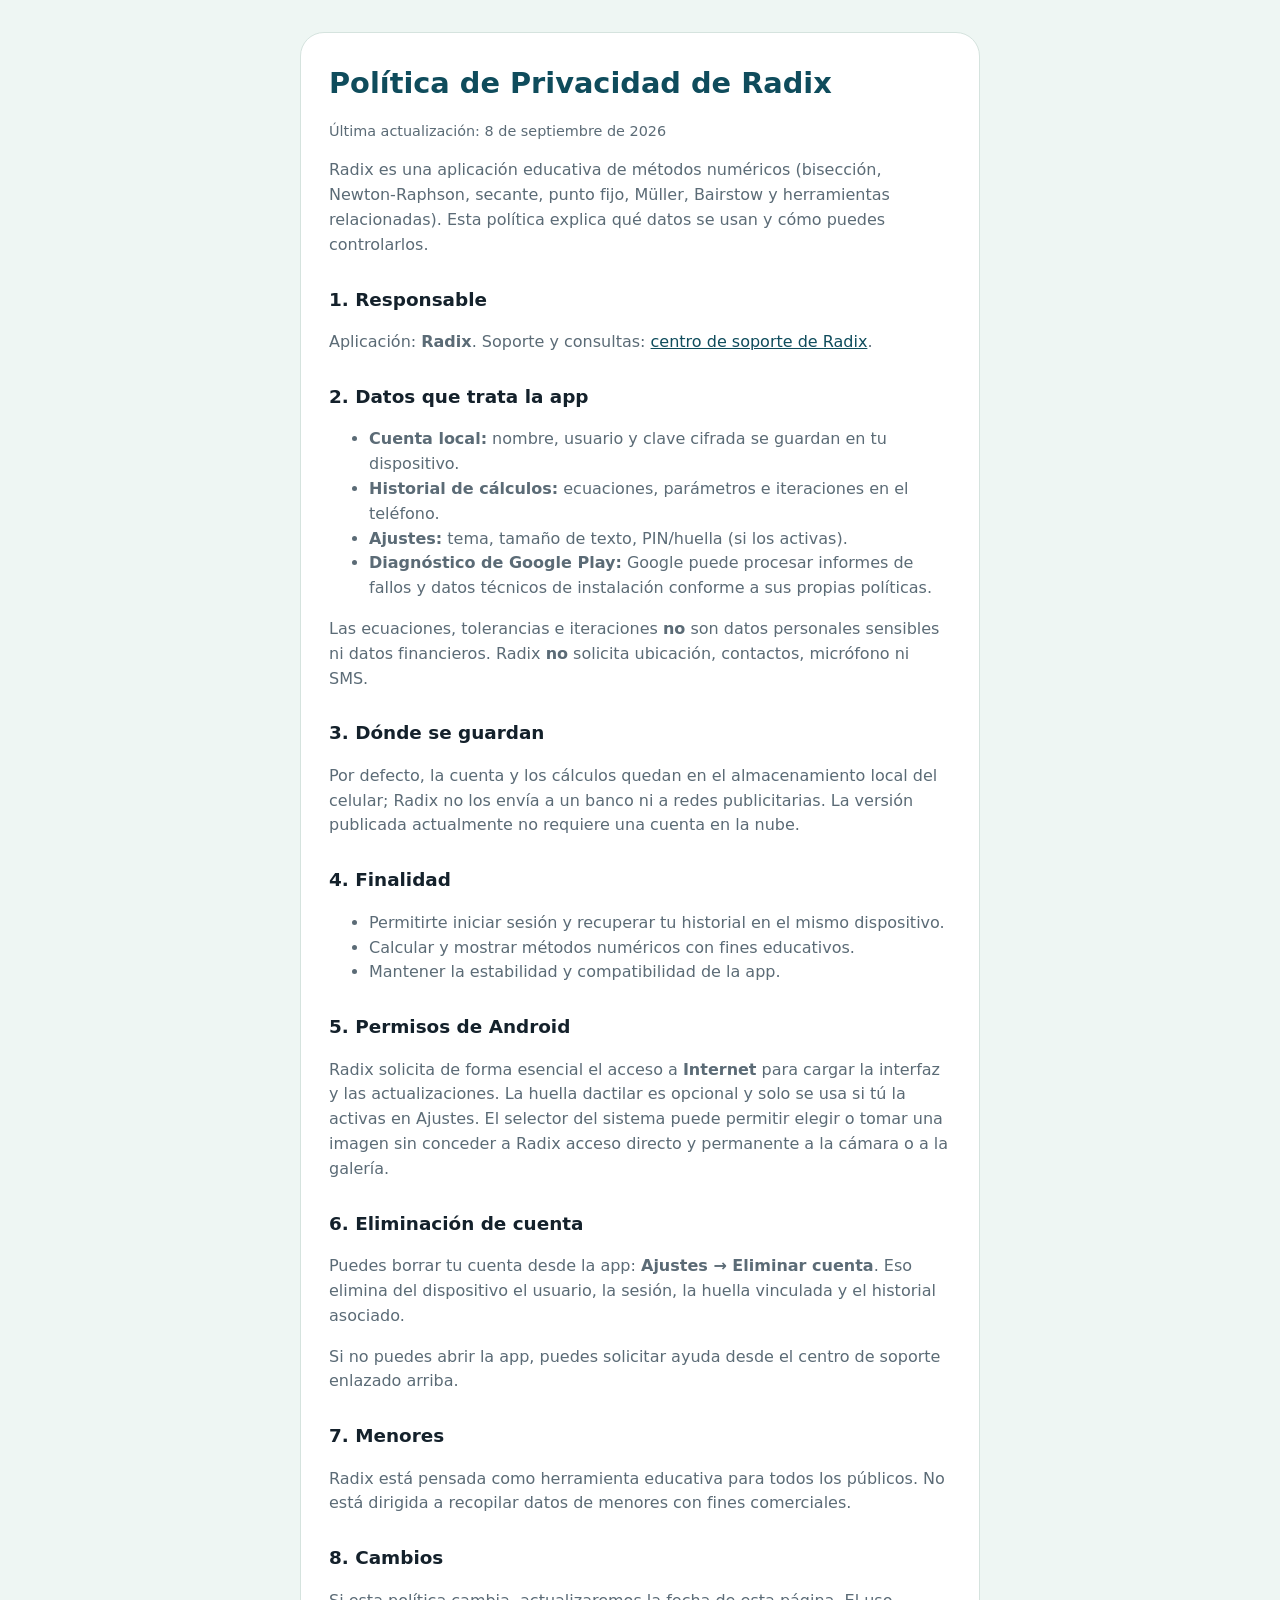
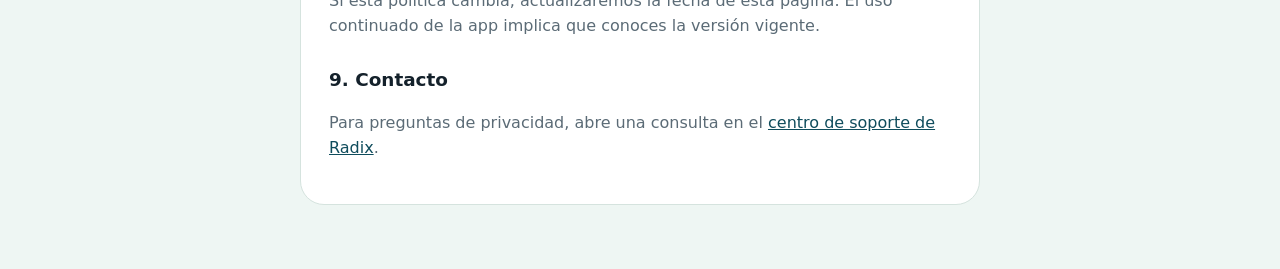
<file: privacidad.html>
<!DOCTYPE html>
<html lang="es">
  <head>
    <meta charset="utf-8" />
    <meta name="viewport" content="width=device-width, initial-scale=1" />
    <title>Política de Privacidad — Radix</title>
    <style>
      :root {
        color-scheme: light;
        --ink: #14212b;
        --mute: #5b6b76;
        --line: #d5e3de;
        --bg: #eef6f3;
        --card: #ffffff;
        --primary: #0f4c5c;
      }
      * { box-sizing: border-box; }
      body {
        margin: 0;
        font-family: "Segoe UI", system-ui, sans-serif;
        background: var(--bg);
        color: var(--ink);
        line-height: 1.55;
      }
      main {
        max-width: 720px;
        margin: 0 auto;
        padding: 32px 20px 64px;
      }
      .card {
        background: var(--card);
        border: 1px solid var(--line);
        border-radius: 24px;
        padding: 28px;
      }
      h1 { margin: 0 0 8px; font-size: 1.8rem; color: var(--primary); }
      h2 { margin: 28px 0 8px; font-size: 1.15rem; }
      p, li { color: var(--mute); }
      a { color: var(--primary); }
      .meta { font-size: 0.9rem; color: var(--mute); }
    </style>
  </head>
  <body>
    <main>
      <article class="card">
        <h1>Política de Privacidad de Radix</h1>
        <p class="meta">Última actualización: 8 de septiembre de 2026</p>
        <p>
          Radix es una aplicación educativa de métodos numéricos (bisección, Newton-Raphson,
          secante, punto fijo, Müller, Bairstow y herramientas relacionadas). Esta política
          explica qué datos se usan y cómo puedes controlarlos.
        </p>

        <h2>1. Responsable</h2>
        <p>
          Aplicación: <strong>Radix</strong>. Soporte y consultas:
          <a href="https://github.com/INGYasen/numerica-releases/issues">centro de soporte de Radix</a>.
        </p>

        <h2>2. Datos que trata la app</h2>
        <ul>
          <li><strong>Cuenta local:</strong> nombre, usuario y clave cifrada se guardan en tu dispositivo.</li>
          <li><strong>Historial de cálculos:</strong> ecuaciones, parámetros e iteraciones en el teléfono.</li>
          <li><strong>Ajustes:</strong> tema, tamaño de texto, PIN/huella (si los activas).</li>
          <li><strong>Diagnóstico de Google Play:</strong> Google puede procesar informes de fallos y datos técnicos de instalación conforme a sus propias políticas.</li>
        </ul>
        <p>
          Las ecuaciones, tolerancias e iteraciones <strong>no</strong> son datos personales sensibles
          ni datos financieros. Radix <strong>no</strong> solicita ubicación, contactos, micrófono ni SMS.
        </p>

        <h2>3. Dónde se guardan</h2>
        <p>
          Por defecto, la cuenta y los cálculos quedan en el almacenamiento local del celular; Radix
          no los envía a un banco ni a redes publicitarias. La versión publicada actualmente no
          requiere una cuenta en la nube.
        </p>

        <h2>4. Finalidad</h2>
        <ul>
          <li>Permitirte iniciar sesión y recuperar tu historial en el mismo dispositivo.</li>
          <li>Calcular y mostrar métodos numéricos con fines educativos.</li>
          <li>Mantener la estabilidad y compatibilidad de la app.</li>
        </ul>

        <h2>5. Permisos de Android</h2>
        <p>
          Radix solicita de forma esencial el acceso a <strong>Internet</strong> para cargar la interfaz
          y las actualizaciones. La huella dactilar es opcional y solo se usa si tú la activas en Ajustes.
          El selector del sistema puede permitir elegir o tomar una imagen sin conceder a Radix acceso
          directo y permanente a la cámara o a la galería.
        </p>

        <h2>6. Eliminación de cuenta</h2>
        <p>
          Puedes borrar tu cuenta desde la app:
          <strong>Ajustes → Eliminar cuenta</strong>.
          Eso elimina del dispositivo el usuario, la sesión, la huella vinculada y el historial asociado.
        </p>
        <p>
          Si no puedes abrir la app, puedes solicitar ayuda desde el centro de soporte enlazado arriba.
        </p>

        <h2>7. Menores</h2>
        <p>
          Radix está pensada como herramienta educativa para todos los públicos. No está dirigida a
          recopilar datos de menores con fines comerciales.
        </p>

        <h2>8. Cambios</h2>
        <p>
          Si esta política cambia, actualizaremos la fecha de esta página. El uso continuado de la app
          implica que conoces la versión vigente.
        </p>

        <h2>9. Contacto</h2>
        <p>
          Para preguntas de privacidad, abre una consulta en el
          <a href="https://github.com/INGYasen/numerica-releases/issues">centro de soporte de Radix</a>.
        </p>
      </article>
    </main>
  </body>
</html>
</file>
